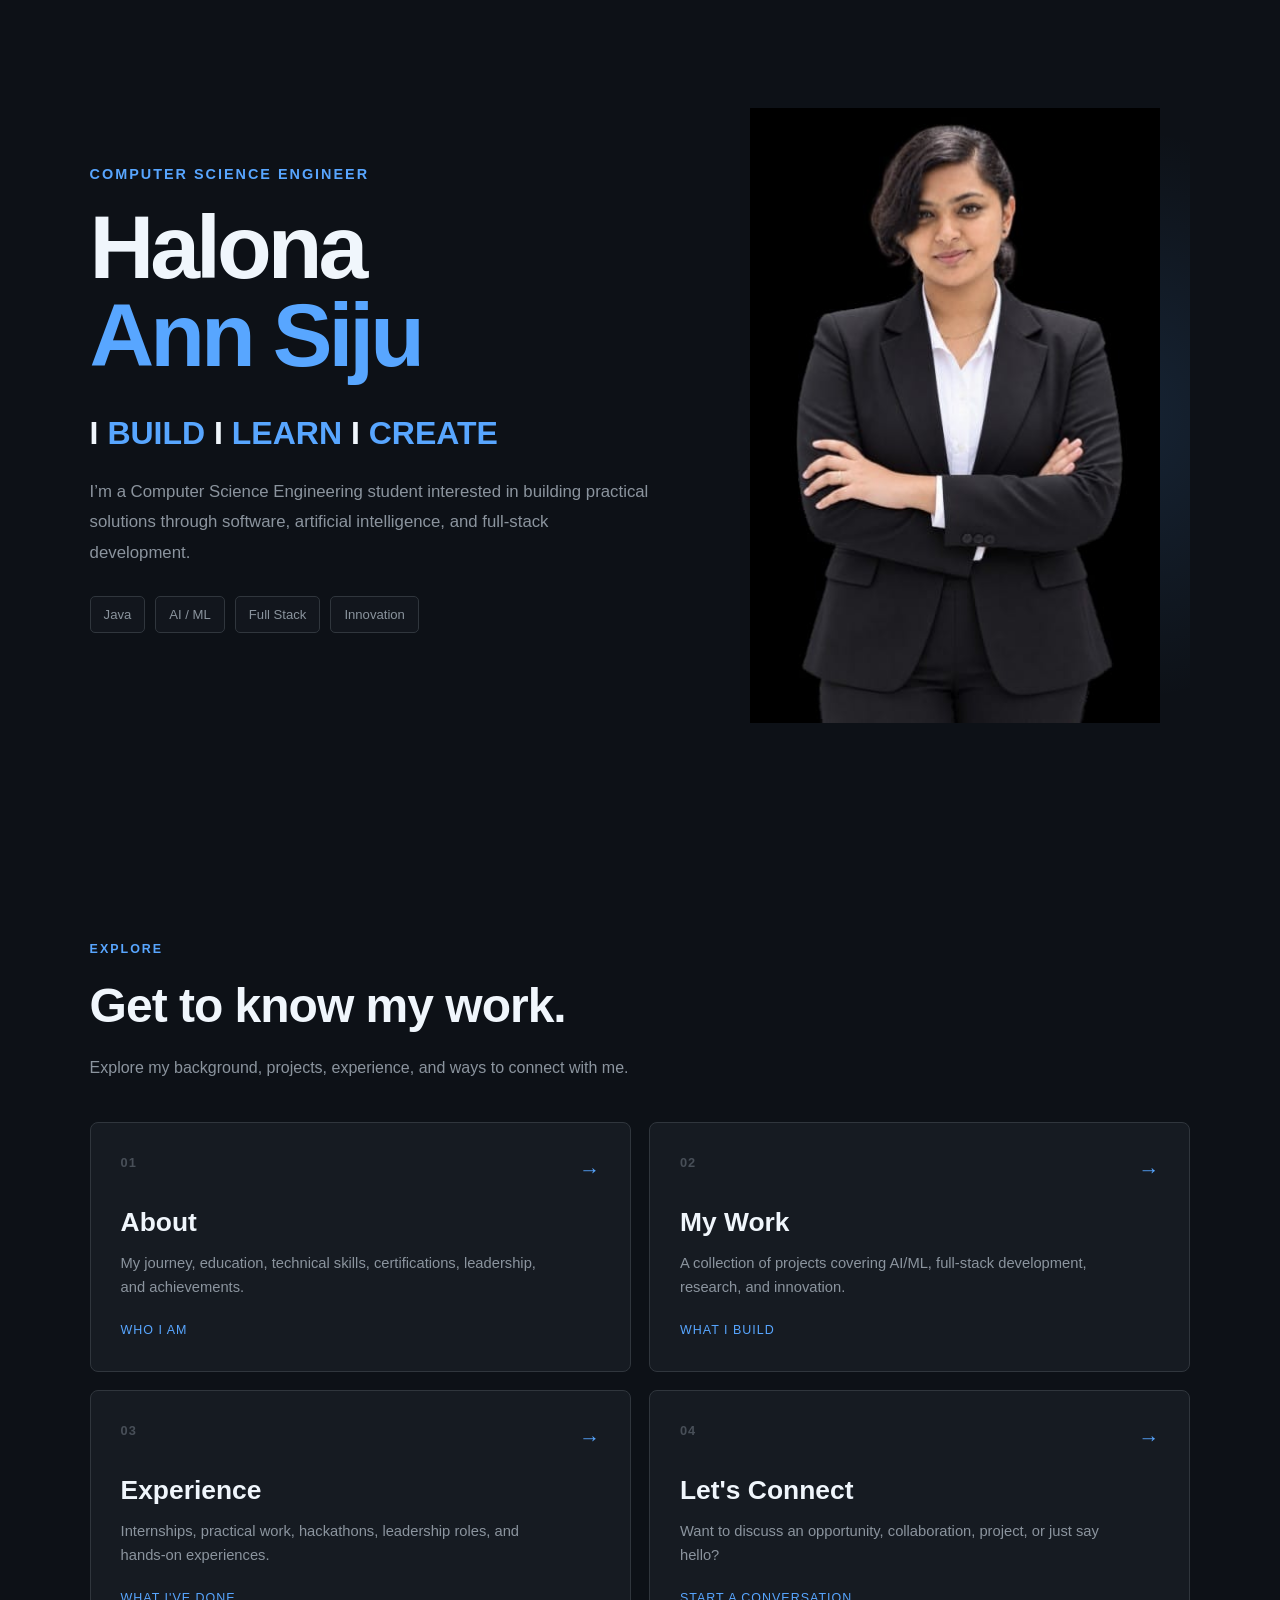
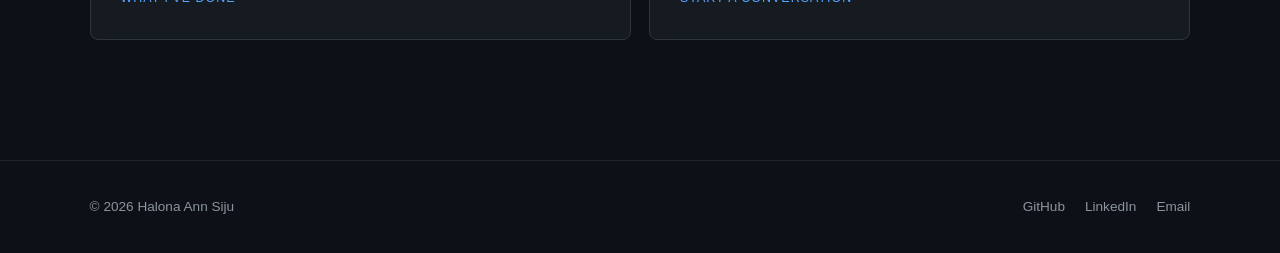
<file: index.html>
﻿<!DOCTYPE html>
<html lang="en">
<head>
    <meta charset="UTF-8">
    <meta name="viewport" content="width=device-width, initial-scale=1.0">

    <title>Halona Ann Siju | Portfolio</title>
    <link rel="icon" type="image/png" href="favicon.png">
    <style>
        * {
            margin: 0;
            padding: 0;
            box-sizing: border-box;
        }

        html {
            scroll-behavior: smooth;
        }

        body {
            font-family:
                -apple-system,
                BlinkMacSystemFont,
                "Segoe UI",
                Helvetica,
                Arial,
                sans-serif;

            background: #0d1117;
            color: #c9d1d9;
            line-height: 1.6;
            min-height: 100vh;
        }

        a {
            color: inherit;
            text-decoration: none;
        }

        /* =========================
           NAVIGATION
        ========================= */

        .navbar {
            position: sticky;
            top: 0;
            z-index: 1000;

            height: 70px;

            display: flex;
            align-items: center;
            justify-content: space-between;

            padding: 0 7%;

            background: rgba(13, 17, 23, 0.88);
            border-bottom: 1px solid #21262d;

            backdrop-filter: blur(12px);
        }

        .nav-logo {
            font-size: 1.05rem;
            font-weight: 700;
            color: #f0f6fc;
            letter-spacing: 0.5px;
        }

        .nav-logo span {
            color: #58a6ff;
        }

        .nav-links {
            display: flex;
            align-items: center;
            gap: 32px;
            list-style: none;
        }

        .nav-links a {
            color: #8b949e;
            font-size: 0.92rem;
            transition: color 0.25s ease;
        }

        .nav-links a:hover {
            color: #58a6ff;
        }

        /* =========================
           MAIN
        ========================= */

        .main-container {
            width: min(1200px, 86%);
            margin: 0 auto;
        }

        /* =========================
           HERO
        ========================= */

        .hero {
            min-height: calc(100vh - 70px);

            display: grid;
            grid-template-columns: minmax(0, 1fr) minmax(350px, 470px);

            align-items: center;
            gap: 70px;

            position: relative;
            overflow: hidden;
        }

        .hero::before {
            content: "";

            position: absolute;
            width: 600px;
            height: 600px;

            right: -220px;
            top: 50%;

            transform: translateY(-50%);

            background: radial-gradient(
                circle,
                rgba(88, 166, 255, 0.13),
                transparent 68%
            );

            pointer-events: none;
        }

        .hero-content {
            position: relative;
            z-index: 2;
        }

        .hero-eyebrow {
            color: #58a6ff;
            font-size: 0.9rem;
            font-weight: 600;

            letter-spacing: 2px;
            text-transform: uppercase;

            margin-bottom: 18px;

            opacity: 0;
            animation: fadeUp 0.8s ease forwards;
        }

        .hero h1 {
            font-size: clamp(3rem, 7vw, 5.8rem);
            line-height: 0.98;

            color: #f0f6fc;

            letter-spacing: -4px;

            margin-bottom: 28px;

            opacity: 0;
            animation: fadeUp 0.8s ease 0.15s forwards;
        }

        .hero h1 span {
            color: #58a6ff;
        }

        .hero-tagline {
            font-size: clamp(1.35rem, 2.5vw, 2rem);

            font-weight: 600;

            color: #f0f6fc;

            margin-bottom: 18px;

            opacity: 0;
            animation: fadeUp 0.8s ease 0.3s forwards;
        }

        .hero-tagline span {
            color: #58a6ff;
        }

        .hero-description {
            max-width: 650px;

            color: #8b949e;

            font-size: 1.05rem;

            line-height: 1.8;

            margin-bottom: 28px;

            opacity: 0;
            animation: fadeUp 0.8s ease 0.45s forwards;
        }

        .hero-flow {
            display: flex;
            flex-wrap: wrap;
            gap: 10px;

            margin-bottom: 34px;

            opacity: 0;
            animation: fadeUp 0.8s ease 0.6s forwards;
        }

        .hero-flow span {
            padding: 7px 13px;

            border: 1px solid #30363d;
            border-radius: 5px;

            color: #8b949e;

            font-size: 0.82rem;

            background: rgba(22, 27, 34, 0.6);
        }

        .hero-buttons {
            display: flex;
            gap: 14px;
            flex-wrap: wrap;

            opacity: 0;
            animation: fadeUp 0.8s ease 0.75s forwards;
        }

        .btn {
            padding: 11px 21px;

            border-radius: 6px;

            font-size: 0.9rem;
            font-weight: 600;

            transition:
                transform 0.25s ease,
                border-color 0.25s ease,
                background 0.25s ease;
        }

        .btn-primary {
            background: #238636;
            color: white;

            border: 1px solid #2ea043;
        }

        .btn-primary:hover {
            background: #2ea043;
            transform: translateY(-2px);
        }

        .btn-secondary {
            background: transparent;
            color: #c9d1d9;

            border: 1px solid #30363d;
        }

        .btn-secondary:hover {
            border-color: #58a6ff;
            color: #58a6ff;

            transform: translateY(-2px);
        }

        /* =========================
           PHOTO
        ========================= */

        .hero-photo {
            display: flex;
            justify-content: center;
            align-items: center;

            position: relative;

            opacity: 0;
            animation: photoReveal 1.2s ease 0.35s forwards;
        }

        .photo-wrapper {
            position: relative;

            width: min(100%, 410px);

            overflow: hidden;
        }

        .photo-wrapper::before {
            content: "";

            position: absolute;

            inset: 7% 4% 3%;

            border: 1px solid rgba(88, 166, 255, 0.5);

            transform: translate(18px, 18px);

            z-index: 0;
        }

        .photo-wrapper::after {
            content: "";

            position: absolute;

            inset: 0;

            background:
                linear-gradient(
                    to bottom,
                    transparent 65%,
                    #0d1117 100%
                );

            pointer-events: none;
        }

        .photo-wrapper img {
            width: 100%;
            display: block;

            position: relative;
            z-index: 1;

            filter: saturate(0.92);

            transition:
                transform 0.5s ease,
                filter 0.5s ease;
        }

        .photo-wrapper:hover img {
            transform: scale(1.025);
            filter: saturate(1);
        }

        /* =========================
           NAVIGATION PANELS
        ========================= */

        .navigation-section {
            padding: 110px 0 120px;
        }

        .section-heading {
            margin-bottom: 42px;
        }

        .section-number {
            color: #58a6ff;

            font-size: 0.78rem;
            font-weight: 700;

            letter-spacing: 2px;
        }

        .section-heading h2 {
            color: #f0f6fc;

            font-size: clamp(2rem, 4vw, 3rem);

            margin-top: 8px;

            letter-spacing: -1px;
        }

        .section-heading p {
            color: #8b949e;

            margin-top: 10px;

            max-width: 600px;
        }

        .navigation-grid {
            display: grid;

            grid-template-columns: repeat(2, 1fr);

            gap: 18px;
        }

        .nav-panel {
            min-height: 250px;

            padding: 30px;

            background: #161b22;

            border: 1px solid #30363d;

            border-radius: 8px;

            display: flex;
            flex-direction: column;
            justify-content: space-between;

            position: relative;
            overflow: hidden;

            transition:
                transform 0.3s ease,
                border-color 0.3s ease,
                background 0.3s ease;
        }

        .nav-panel::before {
            content: "";

            position: absolute;

            left: 0;
            top: 0;

            width: 3px;
            height: 0;

            background: #58a6ff;

            transition: height 0.3s ease;
        }

        .nav-panel:hover {
            transform: translateY(-5px);

            border-color: #58a6ff;

            background: #1b222c;
        }

        .nav-panel:hover::before {
            height: 100%;
        }

        .panel-top {
            display: flex;

            justify-content: space-between;
            align-items: flex-start;
        }

        .panel-number {
            color: #484f58;

            font-size: 0.8rem;
            font-weight: 700;

            letter-spacing: 1px;
        }

        .panel-arrow {
            color: #58a6ff;

            font-size: 1.3rem;

            transform: translateX(0);

            transition: transform 0.3s ease;
        }

        .nav-panel:hover .panel-arrow {
            transform: translateX(7px);
        }

        .nav-panel h3 {
            color: #f0f6fc;

            font-size: 1.65rem;

            margin-bottom: 9px;
        }

        .nav-panel p {
            color: #8b949e;

            font-size: 0.92rem;

            max-width: 430px;
        }

        .panel-label {
            color: #58a6ff;

            font-size: 0.78rem;

            margin-top: 22px;

            text-transform: uppercase;

            letter-spacing: 1px;
        }

        /* =========================
           FOOTER
        ========================= */

        footer {
            border-top: 1px solid #21262d;

            padding: 35px 0;

            color: #8b949e;

            font-size: 0.85rem;
        }

        .footer-content {
            width: min(1200px, 86%);

            margin: auto;

            display: flex;

            justify-content: space-between;
            align-items: center;

            gap: 20px;
        }

        .social-links {
            display: flex;
            gap: 20px;
        }

        .social-links a {
            transition: color 0.25s ease;
        }

        .social-links a:hover {
            color: #58a6ff;
        }

        /* =========================
           ANIMATIONS
        ========================= */

        @keyframes fadeUp {
            from {
                opacity: 0;
                transform: translateY(25px);
            }

            to {
                opacity: 1;
                transform: translateY(0);
            }
        }

        @keyframes photoReveal {
            from {
                opacity: 0;
                transform: translateX(60px);
            }

            to {
                opacity: 1;
                transform: translateX(0);
            }
        }

        /* =========================
           RESPONSIVE
        ========================= */

        @media (max-width: 850px) {

            .navbar {
                padding: 0 5%;
            }

            .nav-links {
                gap: 16px;
            }

            .nav-links a {
                font-size: 0.8rem;
            }

            .hero {
                grid-template-columns: 1fr;

                min-height: auto;

                padding: 90px 0 70px;

                gap: 60px;

                text-align: center;
            }

            .hero-description {
                margin-left: auto;
                margin-right: auto;
            }

            .hero-flow,
            .hero-buttons {
                justify-content: center;
            }

            .hero-photo {
                max-width: 420px;
                margin: auto;
            }
        }

        @media (max-width: 650px) {

            .nav-logo {
                font-size: 0.9rem;
            }

            .nav-links {
                gap: 10px;
            }

            .nav-links a {
                font-size: 0.72rem;
            }

            .main-container {
                width: 90%;
            }

            .hero h1 {
                letter-spacing: -2px;
            }

            .navigation-section {
                padding: 75px 0;
            }

            .navigation-grid {
                grid-template-columns: 1fr;
            }

            .nav-panel {
                min-height: 210px;
            }

            .footer-content {
                width: 90%;

                flex-direction: column;

                text-align: center;
            }
        }

        @media (prefers-reduced-motion: reduce) {

            *,
            *::before,
            *::after {
                animation-duration: 0.01ms !important;
                animation-iteration-count: 1 !important;
                transition-duration: 0.01ms !important;
            }
        }
    </style>
</head>

<body>

    <!-- =========================
         MAIN
    ========================= -->

    <main class="main-container">

        <!-- HERO -->

        <section class="hero">

            <div class="hero-content">

                <div class="hero-eyebrow">
                    Computer Science Engineer
                </div>

                <h1>
                    Halona<br>
                    <span>Ann Siju</span>
                </h1>

                <div class="hero-tagline">
                    I <span>BUILD</span>
                    I <span>LEARN</span>
                    I <span>CREATE</span>
                </div>

                <p class="hero-description">
                    I’m a Computer Science Engineering student interested
                    in building practical solutions through software,
                    artificial intelligence, and full-stack development.
                </p>

                <div class="hero-flow">
                    <span>Java</span>
                    <span>AI / ML</span>
                    <span>Full Stack</span>
                    <span>Innovation</span>
                </div>

            </div>


            <!-- PHOTO -->

            <div class="hero-photo">

                <div class="photo-wrapper">

                    <img
                        src="mypic.jpeg"
                        alt="Portrait of Halona Ann Siju"
                    >

                </div>

            </div>

        </section>


        <!-- =========================
             NAVIGATION PANELS
        ========================= -->

        <section class="navigation-section">

            <div class="section-heading">

                <div class="section-number">
                    EXPLORE
                </div>

                <h2>
                    Get to know my work.
                </h2>

                <p>
                    Explore my background, projects, experience,
                    and ways to connect with me.
                </p>

            </div>


            <div class="navigation-grid">

                <!-- ABOUT -->

                <a href="about.html" class="nav-panel">

                    <div class="panel-top">

                        <span class="panel-number">
                            01
                        </span>

                        <span class="panel-arrow">
                            →
                        </span>

                    </div>

                    <div>

                        <h3>
                            About
                        </h3>

                        <p>
                            My journey, education, technical skills,
                            certifications, leadership, and achievements.
                        </p>

                        <div class="panel-label">
                            Who I am
                        </div>

                    </div>

                </a>


                <!-- PROJECTS -->

                <a href="projects.html" class="nav-panel">

                    <div class="panel-top">

                        <span class="panel-number">
                            02
                        </span>

                        <span class="panel-arrow">
                            →
                        </span>

                    </div>

                    <div>

                        <h3>
                             My Work
                        </h3>

                        <p>
                            A collection of projects covering AI/ML,
                            full-stack development, research, and innovation.
                        </p>

                        <div class="panel-label">
                            What I build
                        </div>

                    </div>

                </a>


                <!-- EXPERIENCE -->

                <a href="experience.html" class="nav-panel">

                    <div class="panel-top">

                        <span class="panel-number">
                            03
                        </span>

                        <span class="panel-arrow">
                            →
                        </span>

                    </div>

                    <div>

                        <h3>
                            Experience
                        </h3>

                        <p>
                            Internships, practical work, hackathons,
                            leadership roles, and hands-on experiences.
                        </p>

                        <div class="panel-label">
                            What I've done
                        </div>

                    </div>

                </a>


                <!-- CONTACT -->

                <a href="contact.html" class="nav-panel">

                    <div class="panel-top">

                        <span class="panel-number">
                            04
                        </span>

                        <span class="panel-arrow">
                            →
                        </span>

                    </div>

                    <div>

                        <h3>
                            Let's Connect
                        </h3>

                        <p>
                            Want to discuss an opportunity, collaboration,
                            project, or just say hello?
                        </p>

                        <div class="panel-label">
                            Start a conversation
                        </div>

                    </div>

                </a>

            </div>

        </section>

    </main>


    <!-- =========================
         FOOTER
    ========================= -->

    <footer>

        <div class="footer-content">

            <div>
                © 2026 Halona Ann Siju
            </div>

            <div class="social-links">

                <a
                    href="https://github.com/halona2005-commits"
                    target="_blank"
                    rel="noopener noreferrer"
                >
                    GitHub
                </a>

                <a
                    href="https://linkedin.com/in/halona-ann-siju"
                    target="_blank"
                    rel="noopener noreferrer"
                >
                    LinkedIn
                </a>

                <a href="mailto:halona2005@gmail.com">
                    Email
                </a>

            </div>

        </div>

    </footer>

</body>
</html>
</file>
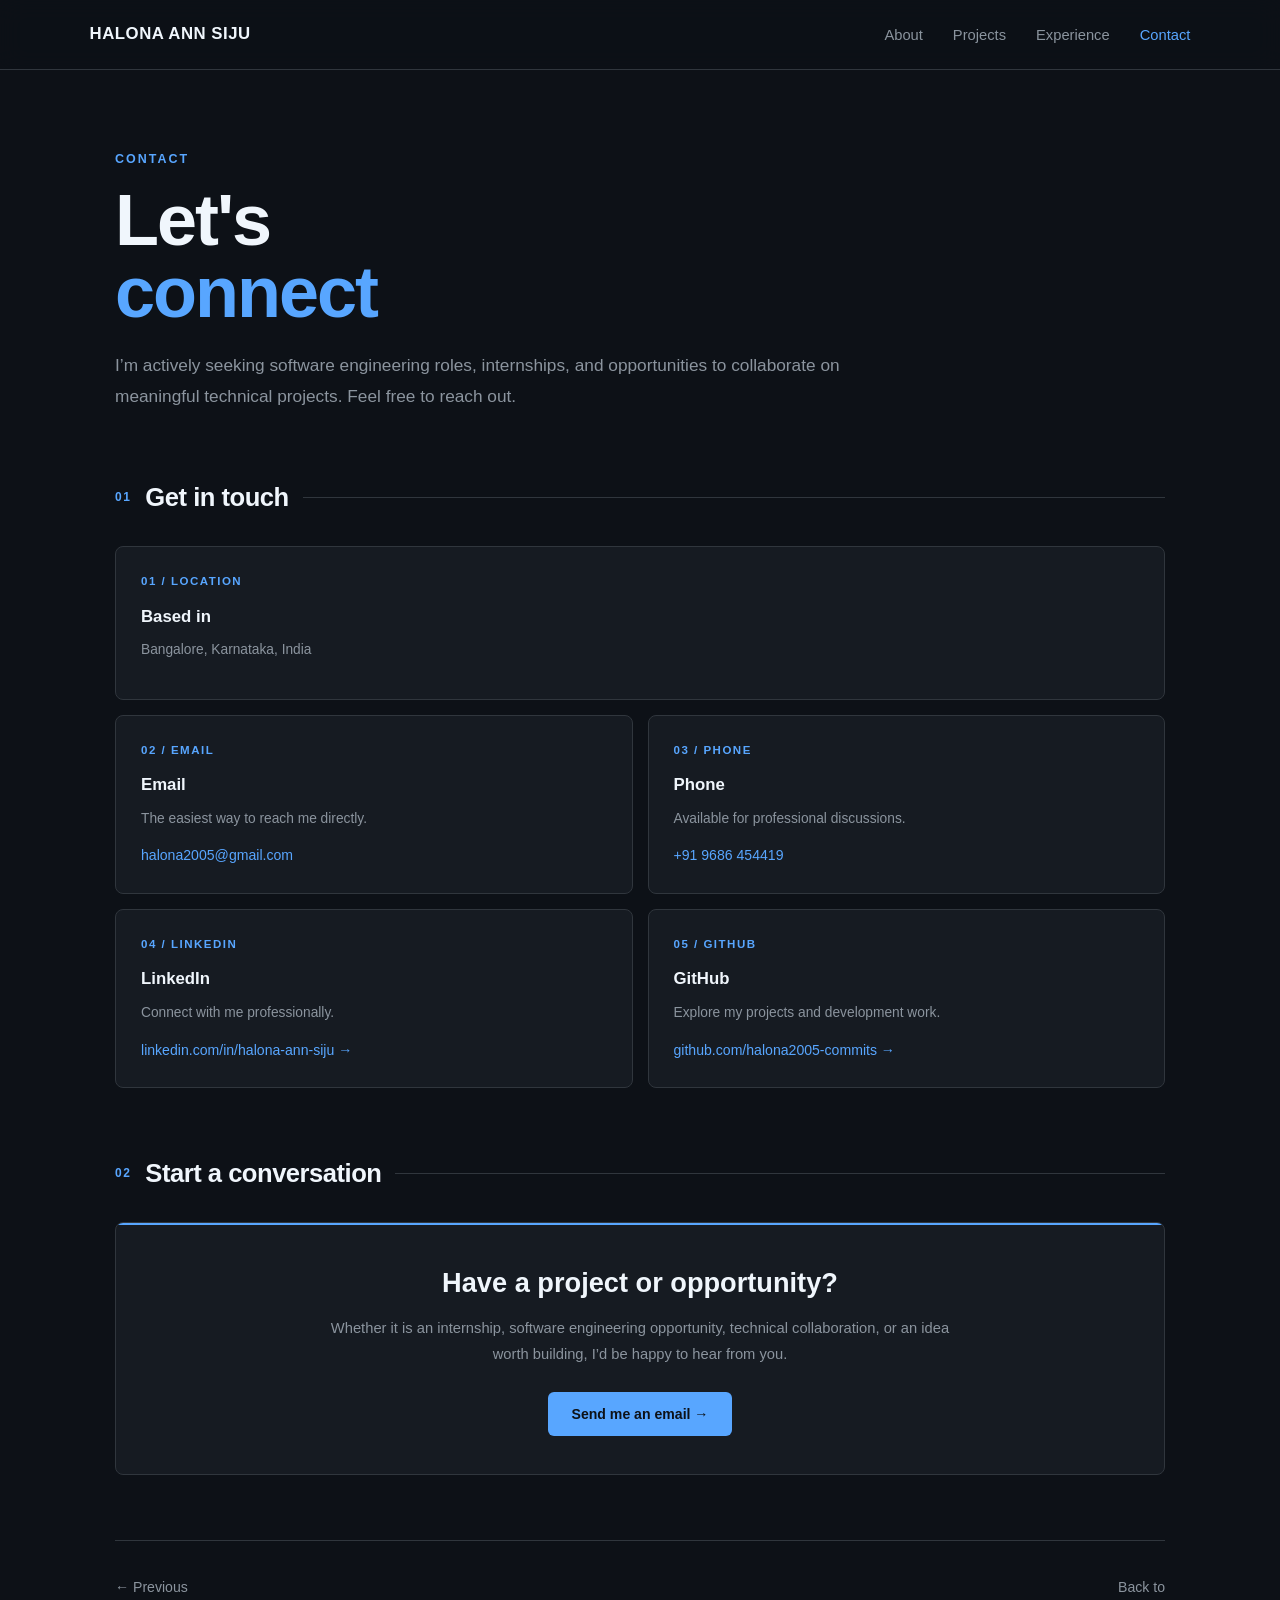
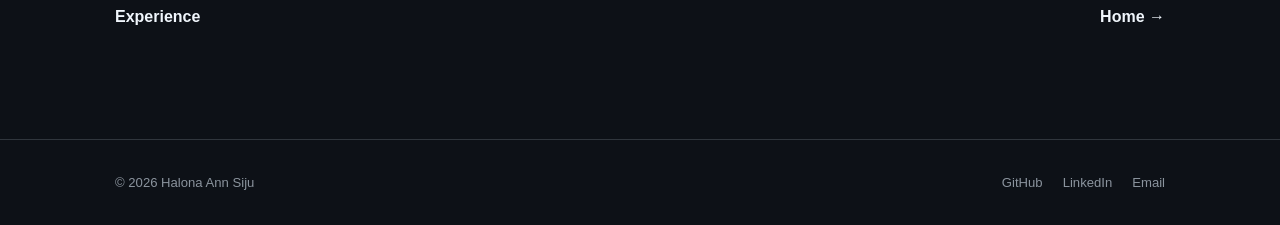
<file: contact.html>
﻿<!DOCTYPE html>
<html lang="en">
<head>
    <meta charset="UTF-8">
    <meta name="viewport" content="width=device-width, initial-scale=1.0">

    <title>Contact | Halona Ann Siju</title>
    <link rel="icon" type="image/png" href="favicon.png">
    <style>

        /* =========================================================
           GLOBAL
        ========================================================= */

        :root {
            --bg-primary: #0d1117;
            --bg-card: #161b22;

            --text-header: #f0f6fc;
            --text-body: #c9d1d9;
            --text-muted: #8b949e;

            --accent-blue: #58a6ff;
            --accent-blue-hover: #79c0ff;

            --border-color: #30363d;

            --font-stack:
                -apple-system,
                BlinkMacSystemFont,
                "Segoe UI",
                Helvetica,
                Arial,
                sans-serif;
        }


        * {
            margin: 0;
            padding: 0;
            box-sizing: border-box;
        }


        html {
            scroll-behavior: smooth;
        }


        body {
            font-family: var(--font-stack);
            background-color: var(--bg-primary);
            color: var(--text-body);
            line-height: 1.6;
        }


        a {
            color: inherit;
            text-decoration: none;
        }


        /* =========================================================
           NAVIGATION
        ========================================================= */

        .navbar {
            position: sticky;
            top: 0;
            z-index: 1000;

            height: 70px;

            display: flex;
            align-items: center;
            justify-content: space-between;

            padding: 0 7%;

            background: rgba(13, 17, 23, 0.92);

            border-bottom: 1px solid var(--border-color);

            backdrop-filter: blur(12px);
        }


        .nav-logo {
            font-size: 1.05rem;
            font-weight: 700;

            color: var(--text-header);

            letter-spacing: 0.5px;

            white-space: nowrap;

            transition: color 0.25s ease;
        }


        .nav-logo:hover {
            color: var(--accent-blue);
        }


        .nav-links {
            display: flex;
            align-items: center;

            gap: 30px;

            list-style: none;
        }


        .nav-links a {
            color: var(--text-muted);

            font-size: 0.92rem;

            transition: color 0.25s ease;
        }


        .nav-links a:hover {
            color: var(--text-header);
        }


        .nav-links a.active {
            color: var(--accent-blue);
        }


        /* =========================================================
           PAGE CONTAINER
        ========================================================= */

        .container {
            width: min(1050px, 86%);

            margin: 0 auto;

            padding: 80px 0 110px;
        }


        /* =========================================================
           PAGE HEADER
        ========================================================= */

        .page-header {
            margin-bottom: 65px;

            max-width: 760px;
        }


        .page-number {
            color: var(--accent-blue);

            font-size: 0.78rem;

            font-weight: 700;

            letter-spacing: 2px;

            text-transform: uppercase;

            margin-bottom: 14px;
        }


        .page-header h1 {
            color: var(--text-header);

            font-size: clamp(2.8rem, 6vw, 4.5rem);

            line-height: 1;

            letter-spacing: -2px;

            margin-bottom: 22px;
        }


        .page-header h1 span {
            color: var(--accent-blue);
        }


        .page-header p {
            color: var(--text-muted);

            font-size: 1.08rem;

            line-height: 1.8;
        }


        /* =========================================================
           SECTION
        ========================================================= */

        .section {
            margin-bottom: 65px;
        }


        .section-header {
            display: flex;

            align-items: center;

            gap: 14px;

            margin-bottom: 28px;
        }


        .section-number {
            color: var(--accent-blue);

            font-size: 0.75rem;

            font-weight: 700;

            letter-spacing: 1.5px;
        }


        .section-header h2 {
            color: var(--text-header);

            font-size: 1.6rem;

            letter-spacing: -0.5px;

            white-space: nowrap;
        }


        .section-line {
            height: 1px;

            flex: 1;

            background: var(--border-color);
        }


        /* =========================================================
           CONTACT GRID
        ========================================================= */

        .contact-grid {
            display: grid;

            grid-template-columns: repeat(2, 1fr);

            gap: 15px;
        }


        /* =========================================================
           CONTACT CARD
        ========================================================= */

        .contact-card {
            background: var(--bg-card);

            border: 1px solid var(--border-color);

            border-radius: 8px;

            padding: 25px;

            position: relative;

            overflow: hidden;

            transition:
                border-color 0.25s ease,
                transform 0.25s ease;
        }


        .contact-card::before {
            content: "";

            position: absolute;

            left: 0;
            top: 0;

            width: 3px;
            height: 100%;

            background: var(--accent-blue);

            opacity: 0;

            transition: opacity 0.25s ease;
        }


        .contact-card:hover {
            border-color: var(--accent-blue);

            transform: translateY(-3px);
        }


        .contact-card:hover::before {
            opacity: 1;
        }


        /* =========================================================
           CONTACT CARD CONTENT
        ========================================================= */

        .contact-card-number {
            color: var(--accent-blue);

            font-size: 0.72rem;

            font-weight: 700;

            letter-spacing: 1.5px;

            margin-bottom: 13px;
        }


        .contact-card h3 {
            color: var(--text-header);

            font-size: 1.05rem;

            margin-bottom: 8px;
        }


        .contact-card p {
            color: var(--text-muted);

            font-size: 0.86rem;

            line-height: 1.7;

            margin-bottom: 12px;
        }


        .contact-link {
            display: inline-block;

            color: var(--accent-blue);

            font-size: 0.88rem;

            font-weight: 500;

            word-break: break-word;

            transition: color 0.2s ease;
        }


        .contact-link:hover {
            color: var(--accent-blue-hover);

            text-decoration: underline;
        }


        /* =========================================================
           LOCATION CARD
        ========================================================= */

        .location-card {
            grid-column: span 2;
        }


        /* =========================================================
           CTA
        ========================================================= */

        .cta {
            background: var(--bg-card);

            border: 1px solid var(--border-color);

            border-radius: 8px;

            padding: 38px;

            text-align: center;

            position: relative;

            overflow: hidden;
        }


        .cta::before {
            content: "";

            position: absolute;

            top: 0;
            left: 0;

            width: 100%;
            height: 2px;

            background: var(--accent-blue);
        }


        .cta h2 {
            color: var(--text-header);

            font-size: 1.7rem;

            margin-bottom: 10px;
        }


        .cta p {
            color: var(--text-muted);

            max-width: 650px;

            margin: 0 auto 24px;

            font-size: 0.92rem;

            line-height: 1.8;
        }


        .cta-button {
            display: inline-block;

            background: var(--accent-blue);

            color: var(--bg-primary);

            padding: 11px 24px;

            border-radius: 6px;

            font-size: 0.88rem;

            font-weight: 700;

            transition:
                background-color 0.2s ease,
                transform 0.2s ease;
        }


        .cta-button:hover {
            background: var(--accent-blue-hover);

            transform: translateY(-2px);
        }


        /* =========================================================
           PAGE NAVIGATION
        ========================================================= */

        .page-navigation {
            border-top: 1px solid var(--border-color);

            padding-top: 35px;

            display: flex;

            justify-content: space-between;

            gap: 20px;
        }


        .page-nav-link {
            color: var(--text-muted);

            font-size: 0.88rem;

            transition: color 0.2s ease;
        }


        .page-nav-link:hover {
            color: var(--accent-blue);
        }


        .page-nav-link strong {
            display: block;

            color: var(--text-header);

            font-size: 1rem;

            margin-top: 5px;
        }


        /* =========================================================
           FOOTER
        ========================================================= */

        footer {
            border-top: 1px solid var(--border-color);

            padding: 32px 0;

            color: var(--text-muted);

            font-size: 0.82rem;
        }


        .footer-content {
            width: min(1050px, 86%);

            margin: auto;

            display: flex;

            justify-content: space-between;

            align-items: center;

            gap: 20px;
        }


        .social-links {
            display: flex;

            gap: 20px;
        }


        .social-links a {
            transition: color 0.2s ease;
        }


        .social-links a:hover {
            color: var(--accent-blue);
        }


        /* =========================================================
           ANIMATION
        ========================================================= */

        .page-header,
        .section {
            animation: fadeUp 0.7s ease both;
        }


        .section:nth-child(2) {
            animation-delay: 0.08s;
        }


        .section:nth-child(3) {
            animation-delay: 0.16s;
        }


        @keyframes fadeUp {

            from {
                opacity: 0;

                transform: translateY(18px);
            }

            to {
                opacity: 1;

                transform: translateY(0);
            }

        }


        /* =========================================================
           RESPONSIVE
        ========================================================= */

        @media (max-width: 800px) {

            .navbar {
                padding: 0 5%;
            }


            .nav-links {
                gap: 15px;
            }


            .nav-links a {
                font-size: 0.8rem;
            }


            .container {
                width: 90%;

                padding-top: 60px;
            }


            .contact-grid {
                grid-template-columns: 1fr;
            }


            .location-card {
                grid-column: span 1;
            }

        }


        @media (max-width: 600px) {

            .navbar {
                height: auto;

                min-height: 70px;

                flex-wrap: wrap;

                gap: 10px;

                padding-top: 15px;

                padding-bottom: 15px;
            }


            .nav-logo {
                font-size: 0.85rem;
            }


            .nav-links {
                gap: 9px;
            }


            .nav-links a {
                font-size: 0.7rem;
            }


            .section {
                margin-bottom: 55px;
            }


            .section-header h2 {
                font-size: 1.25rem;
            }


            .contact-card {
                padding: 22px;
            }


            .cta {
                padding: 30px 22px;
            }


            .page-navigation {
                flex-direction: column;
            }


            .page-navigation .page-nav-link:last-child {
                text-align: left !important;
            }


            .footer-content {
                width: 90%;

                flex-direction: column;

                text-align: center;
            }

        }

    </style>
</head>


<body>

    <!-- =========================================================
         NAVIGATION
    ========================================================= -->

    <nav class="navbar">

        <a href="index.html" class="nav-logo">
            HALONA ANN SIJU
        </a>


        <ul class="nav-links">

            <li>
                <a href="about.html">
                    About
                </a>
            </li>


            <li>
                <a href="projects.html">
                    Projects
                </a>
            </li>


            <li>
                <a href="experience.html">
                    Experience
                </a>
            </li>


            <li>
                <a href="contact.html" class="active">
                    Contact
                </a>
            </li>

        </ul>

    </nav>


    <!-- =========================================================
         MAIN CONTENT
    ========================================================= -->

    <main class="container">


        <!-- =====================================================
             PAGE HEADER
        ===================================================== -->

        <header class="page-header">

            <div class="page-number">
                 CONTACT
            </div>


            <h1>
                Let's<br>
                <span>connect</span>
            </h1>


            <p>
                I’m actively seeking software engineering roles,
                internships, and opportunities to collaborate on
                meaningful technical projects. Feel free to reach out.
            </p>

        </header>


        <!-- =====================================================
             CONTACT DETAILS
        ===================================================== -->

        <section class="section">

            <div class="section-header">

                <div class="section-number">
                    01
                </div>


                <h2>
                    Get in touch
                </h2>


                <div class="section-line"></div>

            </div>


            <div class="contact-grid">


                <!-- LOCATION -->

                <article class="contact-card location-card">

                    <div class="contact-card-number">
                        01 / LOCATION
                    </div>


                    <h3>
                        Based in
                    </h3>


                    <p>
                        Bangalore, Karnataka, India
                    </p>

                </article>


                <!-- EMAIL -->

                <article class="contact-card">

                    <div class="contact-card-number">
                        02 / EMAIL
                    </div>


                    <h3>
                        Email
                    </h3>


                    <p>
                        The easiest way to reach me directly.
                    </p>


                    <a href="mailto:halona2005@gmail.com" class="contact-link">
                        halona2005@gmail.com
                    </a>

                </article>


                <!-- PHONE -->

                <article class="contact-card">

                    <div class="contact-card-number">
                        03 / PHONE
                    </div>


                    <h3>
                        Phone
                    </h3>


                    <p>
                        Available for professional discussions.
                    </p>


                    <a
                        href="tel:+919686454419"
                        class="contact-link"
                    >
                        +91 9686 454419
                    </a>

                </article>


                <!-- LINKEDIN -->

                <article class="contact-card">

                    <div class="contact-card-number">
                        04 / LINKEDIN
                    </div>


                    <h3>
                        LinkedIn
                    </h3>


                    <p>
                        Connect with me professionally.
                    </p>


                    <a
                        href="https://linkedin.com/in/halona-ann-siju"
                        target="_blank"
                        rel="noopener noreferrer"
                        class="contact-link"
                    >
                        linkedin.com/in/halona-ann-siju →
                    </a>

                </article>


                <!-- GITHUB -->

                <article class="contact-card">

                    <div class="contact-card-number">
                        05 / GITHUB
                    </div>


                    <h3>
                        GitHub
                    </h3>


                    <p>
                        Explore my projects and development work.
                    </p>


                    <a
                        href="https://github.com/halona2005-commits"
                        target="_blank"
                        rel="noopener noreferrer"
                        class="contact-link"
                    >
                        github.com/halona2005-commits →
                    </a>

                </article>

            </div>

        </section>


        <!-- =====================================================
             CTA
        ===================================================== -->

        <section class="section">

            <div class="section-header">

                <div class="section-number">
                    02
                </div>


                <h2>
                    Start a conversation
                </h2>


                <div class="section-line"></div>

            </div>


            <div class="cta">

                <h2>
                    Have a project or opportunity?
                </h2>


                <p>
                    Whether it is an internship, software engineering
                    opportunity, technical collaboration, or an idea
                    worth building, I’d be happy to hear from you.
                </p>


                <a
                    href="https://mail.google.com/mail/?view=cm&fs=1&to=halona2005@gmail.com"
                    target="_blank"
                    rel="noopener noreferrer"
                    class="cta-button"
                >
                    Send me an email →
                </a>

            </div>

        </section>


        <!-- =====================================================
             PAGE NAVIGATION
        ===================================================== -->

        <div class="page-navigation">


            <a
                href="experience.html"
                class="page-nav-link"
            >

                ← Previous

                <strong>
                    Experience
                </strong>

            </a>


            <a
                href="index.html"
                class="page-nav-link"
                style="text-align: right;"
            >

                Back to

                <strong>
                    Home →
                </strong>

            </a>


        </div>

    </main>


    <!-- =========================================================
         FOOTER
    ========================================================= -->

    <footer>

        <div class="footer-content">


            <div>
                © 2026 Halona Ann Siju
            </div>


            <div class="social-links">

                <a
                    href="https://github.com/halona2005-commits"
                    target="_blank"
                    rel="noopener noreferrer"
                >
                    GitHub
                </a>


                <a
                    href="https://linkedin.com/in/halona-ann-siju"
                    target="_blank"
                    rel="noopener noreferrer"
                >
                    LinkedIn
                </a>


                <a href="mailto:halona2005@gmail.com">
                    Email
                </a>

            </div>

        </div>

    </footer>

</body>
</html>
</file>
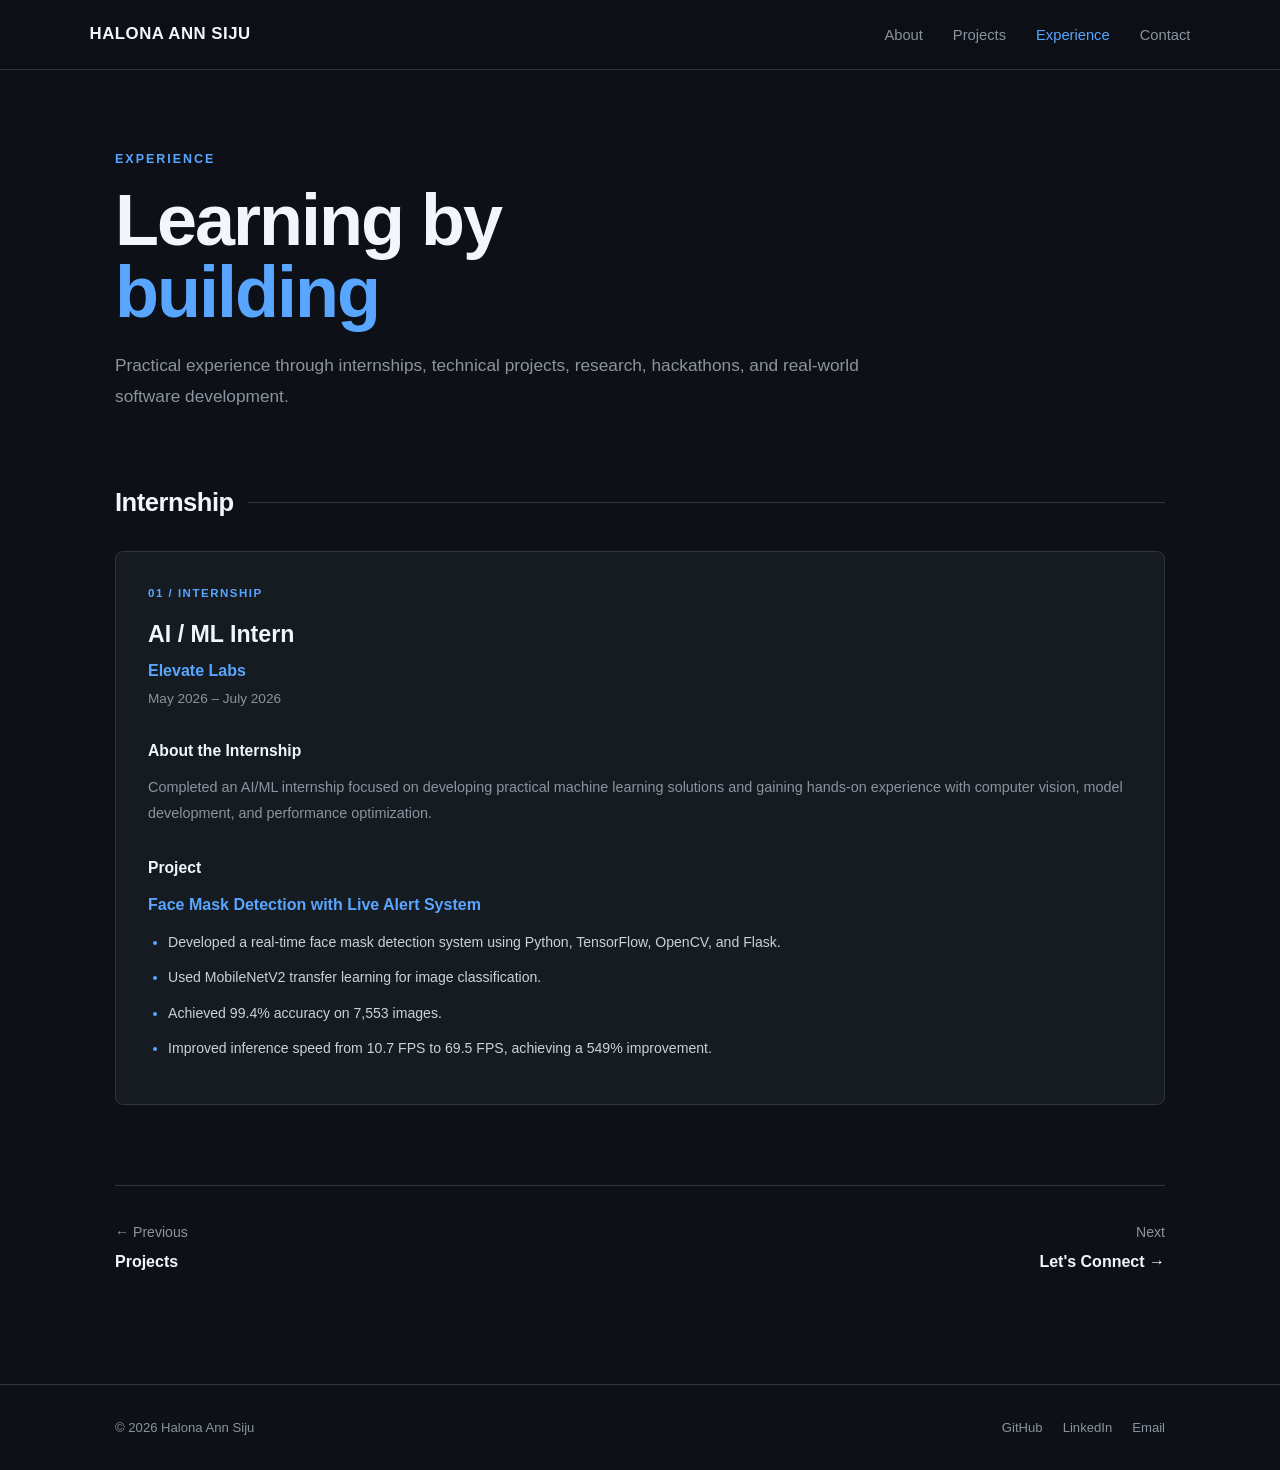
<file: experience.html>
<!DOCTYPE html>
<html lang="en">
<head>
    <meta charset="UTF-8">
    <meta name="viewport" content="width=device-width, initial-scale=1.0">

    <title>Experience | Halona Ann Siju</title>
    <link rel="icon" type="image/png" href="favicon.png">
    <style>

        /* =========================================================
           GLOBAL
        ========================================================= */

        :root {
            --bg-primary: #0d1117;
            --bg-card: #161b22;

            --text-header: #f0f6fc;
            --text-body: #c9d1d9;
            --text-muted: #8b949e;

            --accent-blue: #58a6ff;
            --accent-blue-hover: #79c0ff;

            --border-color: #30363d;

            --font-stack:
                -apple-system,
                BlinkMacSystemFont,
                "Segoe UI",
                Helvetica,
                Arial,
                sans-serif;
        }


        * {
            margin: 0;
            padding: 0;
            box-sizing: border-box;
        }


        html {
            scroll-behavior: smooth;
        }


        body {
            font-family: var(--font-stack);
            background-color: var(--bg-primary);
            color: var(--text-body);
            line-height: 1.6;
        }


        a {
            color: inherit;
            text-decoration: none;
        }


        /* =========================================================
           NAVIGATION
        ========================================================= */

        .navbar {
            position: sticky;
            top: 0;
            z-index: 1000;

            height: 70px;

            display: flex;
            align-items: center;
            justify-content: space-between;

            padding: 0 7%;

            background: rgba(13, 17, 23, 0.92);

            border-bottom: 1px solid var(--border-color);

            backdrop-filter: blur(12px);
        }


        .nav-logo {
            font-size: 1.05rem;
            font-weight: 700;

            color: var(--text-header);

            letter-spacing: 0.5px;

            white-space: nowrap;

            transition: color 0.25s ease;
        }


        .nav-logo:hover {
            color: var(--accent-blue);
        }


        .nav-links {
            display: flex;
            align-items: center;

            gap: 30px;

            list-style: none;
        }


        .nav-links a {
            color: var(--text-muted);

            font-size: 0.92rem;

            transition: color 0.25s ease;
        }


        .nav-links a:hover {
            color: var(--text-header);
        }


        .nav-links a.active {
            color: var(--accent-blue);
        }


        /* =========================================================
           PAGE CONTAINER
        ========================================================= */

        .container {
            width: min(1050px, 86%);

            margin: 0 auto;

            padding: 80px 0 110px;
        }


        /* =========================================================
           PAGE HEADER
        ========================================================= */

        .page-header {
            margin-bottom: 70px;

            max-width: 760px;
        }


        .page-number {
            color: var(--accent-blue);

            font-size: 0.78rem;

            font-weight: 700;

            letter-spacing: 2px;

            text-transform: uppercase;

            margin-bottom: 14px;
        }


        .page-header h1 {
            color: var(--text-header);

            font-size: clamp(2.8rem, 6vw, 4.5rem);

            line-height: 1;

            letter-spacing: -2px;

            margin-bottom: 22px;
        }


        .page-header h1 span {
            color: var(--accent-blue);
        }


        .page-header p {
            color: var(--text-muted);

            font-size: 1.08rem;

            line-height: 1.8;
        }


        /* =========================================================
           SECTION
        ========================================================= */

        .section {
            margin-bottom: 80px;
        }


        .section-header {
            display: flex;

            align-items: center;

            gap: 14px;

            margin-bottom: 28px;
        }


        .section-number {
            color: var(--accent-blue);

            font-size: 0.75rem;

            font-weight: 700;

            letter-spacing: 1.5px;
        }


        .section-header h2 {
            color: var(--text-header);

            font-size: 1.6rem;

            letter-spacing: -0.5px;

            white-space: nowrap;
        }


        .section-line {
            height: 1px;

            flex: 1;

            background: var(--border-color);
        }


        /* =========================================================
           EXPERIENCE CARD
        ========================================================= */

        .experience-card {
            background: var(--bg-card);

            border: 1px solid var(--border-color);

            border-radius: 8px;

            padding: 32px;

            position: relative;

            overflow: hidden;

            transition:
                border-color 0.25s ease,
                transform 0.25s ease;
        }


        .experience-card::before {
            content: "";

            position: absolute;

            left: 0;
            top: 0;

            width: 3px;
            height: 100%;

            background: var(--accent-blue);

            opacity: 0;

            transition: opacity 0.25s ease;
        }


        .experience-card:hover {
            border-color: var(--accent-blue);

            transform: translateY(-3px);
        }


        .experience-card:hover::before {
            opacity: 1;
        }


        /* =========================================================
           EXPERIENCE HEADER
        ========================================================= */

        .experience-number {
            color: var(--accent-blue);

            font-size: 0.72rem;

            font-weight: 700;

            letter-spacing: 1.5px;

            margin-bottom: 13px;
        }


        .experience-title {
            color: var(--text-header);

            font-size: 1.45rem;

            margin-bottom: 5px;
        }


        .experience-company {
            color: var(--accent-blue);

            font-size: 1rem;

            font-weight: 600;

            margin-bottom: 5px;
        }


        .experience-duration {
            color: var(--text-muted);

            font-size: 0.85rem;

            margin-bottom: 28px;
        }


        /* =========================================================
           EXPERIENCE CONTENT
        ========================================================= */

        .experience-section {
            margin-top: 28px;
        }


        .experience-section:first-of-type {
            margin-top: 0;
        }


        .experience-section-title {
            color: var(--text-header);

            font-size: 0.98rem;

            margin-bottom: 12px;
        }


        .experience-section p {
            color: var(--text-muted);

            font-size: 0.9rem;

            line-height: 1.8;
        }


        /* =========================================================
           PROJECT
        ========================================================= */

        .project-name {
            color: var(--accent-blue);

            font-size: 1rem;

            font-weight: 600;

            margin-bottom: 12px;
        }


        .experience-list {
            padding-left: 20px;

            color: var(--text-body);

            font-size: 0.88rem;
        }


        .experience-list li {
            margin-bottom: 11px;

            line-height: 1.75;
        }


        .experience-list li::marker {
            color: var(--accent-blue);
        }


        /* =========================================================
           TECHNOLOGIES
        ========================================================= */

        .tags {
            display: flex;

            flex-wrap: wrap;

            gap: 9px;

            margin-top: 15px;
        }


        .tag {
            background: var(--bg-primary);

            color: var(--text-body);

            padding: 6px 11px;

            border-radius: 5px;

            font-size: 0.75rem;

            border: 1px solid var(--border-color);

            transition:
                color 0.2s ease,
                border-color 0.2s ease;
        }


        .tag:hover {
            color: var(--accent-blue);

            border-color: var(--accent-blue);
        }


        /* =========================================================
           EXPERIENCE HIGHLIGHTS
        ========================================================= */

        .highlight-grid {
            display: grid;

            grid-template-columns: repeat(3, 1fr);

            gap: 15px;
        }


        .highlight-card {
            background: var(--bg-card);

            border: 1px solid var(--border-color);

            border-radius: 8px;

            padding: 22px;

            transition:
                border-color 0.25s ease,
                transform 0.25s ease;
        }


        .highlight-card:hover {
            border-color: var(--accent-blue);

            transform: translateY(-3px);
        }


        .highlight-number {
            color: var(--accent-blue);

            font-size: 1.5rem;

            font-weight: 700;

            margin-bottom: 7px;
        }


        .highlight-card h3 {
            color: var(--text-header);

            font-size: 0.95rem;

            margin-bottom: 6px;
        }


        .highlight-card p {
            color: var(--text-muted);

            font-size: 0.8rem;

            line-height: 1.6;
        }


        /* =========================================================
           PAGE NAVIGATION
        ========================================================= */

        .page-navigation {
            border-top: 1px solid var(--border-color);

            padding-top: 35px;

            display: flex;

            justify-content: space-between;

            gap: 20px;
        }


        .page-nav-link {
            color: var(--text-muted);

            font-size: 0.88rem;

            transition: color 0.2s ease;
        }


        .page-nav-link:hover {
            color: var(--accent-blue);
        }


        .page-nav-link strong {
            display: block;

            color: var(--text-header);

            font-size: 1rem;

            margin-top: 5px;
        }


        /* =========================================================
           FOOTER
        ========================================================= */

        footer {
            border-top: 1px solid var(--border-color);

            padding: 32px 0;

            color: var(--text-muted);

            font-size: 0.82rem;
        }


        .footer-content {
            width: min(1050px, 86%);

            margin: auto;

            display: flex;

            justify-content: space-between;

            align-items: center;

            gap: 20px;
        }


        .social-links {
            display: flex;

            gap: 20px;
        }


        .social-links a {
            transition: color 0.2s ease;
        }


        .social-links a:hover {
            color: var(--accent-blue);
        }


        /* =========================================================
           ANIMATION
        ========================================================= */

        .page-header,
        .section {
            animation: fadeUp 0.7s ease both;
        }


        .section:nth-child(2) {
            animation-delay: 0.08s;
        }


        .section:nth-child(3) {
            animation-delay: 0.16s;
        }


        @keyframes fadeUp {

            from {
                opacity: 0;

                transform: translateY(18px);
            }

            to {
                opacity: 1;

                transform: translateY(0);
            }

        }


        /* =========================================================
           RESPONSIVE
        ========================================================= */

        @media (max-width: 800px) {

            .navbar {
                padding: 0 5%;
            }


            .nav-links {
                gap: 15px;
            }


            .nav-links a {
                font-size: 0.8rem;
            }


            .container {
                width: 90%;

                padding-top: 60px;
            }


            .highlight-grid {
                grid-template-columns: 1fr;
            }

        }


        @media (max-width: 600px) {

            .navbar {
                height: auto;

                min-height: 70px;

                flex-wrap: wrap;

                gap: 10px;

                padding-top: 15px;

                padding-bottom: 15px;
            }


            .nav-logo {
                font-size: 0.85rem;
            }


            .nav-links {
                gap: 9px;
            }


            .nav-links a {
                font-size: 0.7rem;
            }


            .experience-card {
                padding: 24px;
            }


            .section {
                margin-bottom: 60px;
            }


            .section-header h2 {
                font-size: 1.25rem;
            }


            .footer-content {
                width: 90%;

                flex-direction: column;

                text-align: center;
            }

        }

    </style>
</head>


<body>

    <!-- =========================================================
         NAVIGATION
    ========================================================= -->

    <nav class="navbar">

        <a href="index.html" class="nav-logo">
            HALONA ANN SIJU
        </a>


        <ul class="nav-links">

            <li>
                <a href="about.html">
                    About
                </a>
            </li>


            <li>
                <a href="projects.html">
                    Projects
                </a>
            </li>


            <li>
                <a href="experience.html" class="active">
                    Experience
                </a>
            </li>


            <li>
                <a href="contact.html">
                    Contact
                </a>
            </li>

        </ul>

    </nav>


    <!-- =========================================================
         MAIN CONTENT
    ========================================================= -->

    <main class="container">


        <!-- =====================================================
             PAGE HEADER
        ===================================================== -->

        <header class="page-header">

            <div class="page-number">
               EXPERIENCE
            </div>


            <h1>
                Learning by<br>
                <span>building</span>
            </h1>


            <p>
                Practical experience through internships,
                technical projects, research, hackathons,
                and real-world software development.
            </p>

        </header>


        <!-- =====================================================
             INTERNSHIP
        ===================================================== -->

        <section class="section">

            <div class="section-header">

            
                <h2>
                    Internship
                </h2>


                <div class="section-line"></div>

            </div>


            <article class="experience-card">


                <div class="experience-number">
                    01 / INTERNSHIP
                </div>


                <h2 class="experience-title">
                    AI / ML Intern
                </h2>


                <div class="experience-company">
                    Elevate Labs
                </div>


                <div class="experience-duration">
                    May 2026 – July 2026
                </div>


                <!-- ABOUT -->

                <div class="experience-section">

                    <h3 class="experience-section-title">
                        About the Internship
                    </h3>


                    <p>
                        Completed an AI/ML internship focused on
                        developing practical machine learning
                        solutions and gaining hands-on experience
                        with computer vision, model development,
                        and performance optimization.
                    </p>

                </div>


                <!-- PROJECT -->

                <div class="experience-section">

                    <h3 class="experience-section-title">
                        Project
                    </h3>


                    <div class="project-name">
                        Face Mask Detection with Live Alert System
                    </div>


                    <ul class="experience-list">

                        <li>
                            Developed a real-time face mask detection
                            system using Python, TensorFlow, OpenCV,
                            and Flask.
                        </li>


                        <li>
                            Used MobileNetV2 transfer learning for
                            image classification.
                        </li>


                        <li>
                            Achieved 99.4% accuracy on 7,553 images.
                        </li>


                        <li>
                            Improved inference speed from 10.7 FPS
                            to 69.5 FPS, achieving a 549% improvement.
                        </li>

                    </ul>

                </div>
            </article>
        </section>


        <!-- =====================================================
             PAGE NAVIGATION
        ===================================================== -->

        <div class="page-navigation">


            <a
                href="projects.html"
                class="page-nav-link"
            >

                ← Previous

                <strong>
                    Projects
                </strong>

            </a>


            <a
                href="contact.html"
                class="page-nav-link"
                style="text-align: right;"
            >

                Next

                <strong>
                    Let's Connect →
                </strong>

            </a>


        </div>

    </main>


    <!-- =========================================================
         FOOTER
    ========================================================= -->

    <footer>

        <div class="footer-content">


            <div>
                © 2026 Halona Ann Siju
            </div>


            <div class="social-links">


                <a
                    href="https://github.com/halona2005-commits"
                    target="_blank"
                    rel="noopener noreferrer"
                >
                    GitHub
                </a>


                <a
                    href="https://linkedin.com/in/halona-ann-siju"
                    target="_blank"
                    rel="noopener noreferrer"
                >
                    LinkedIn
                </a>


                <a href="mailto:halona2005@gmail.com">
                    Email
                </a>

            </div>

        </div>

    </footer>

</body>
</html>
</file>
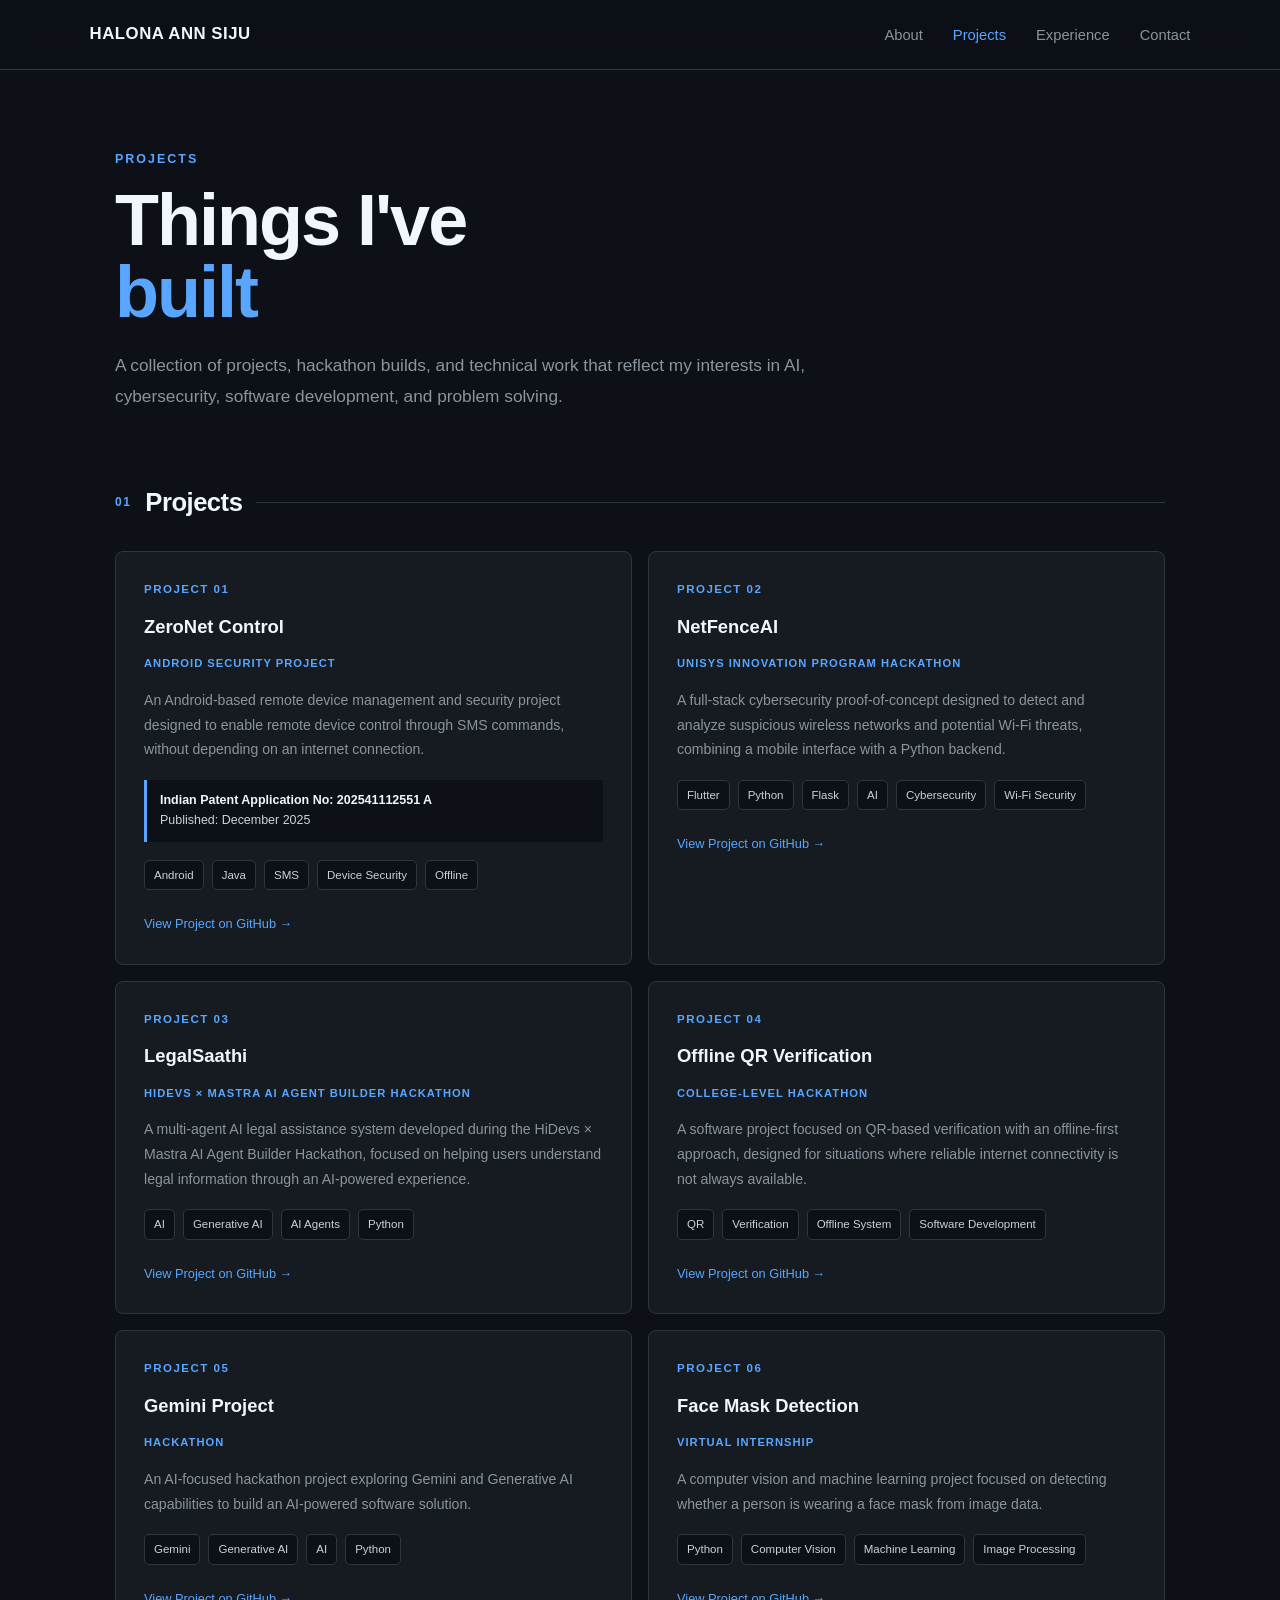
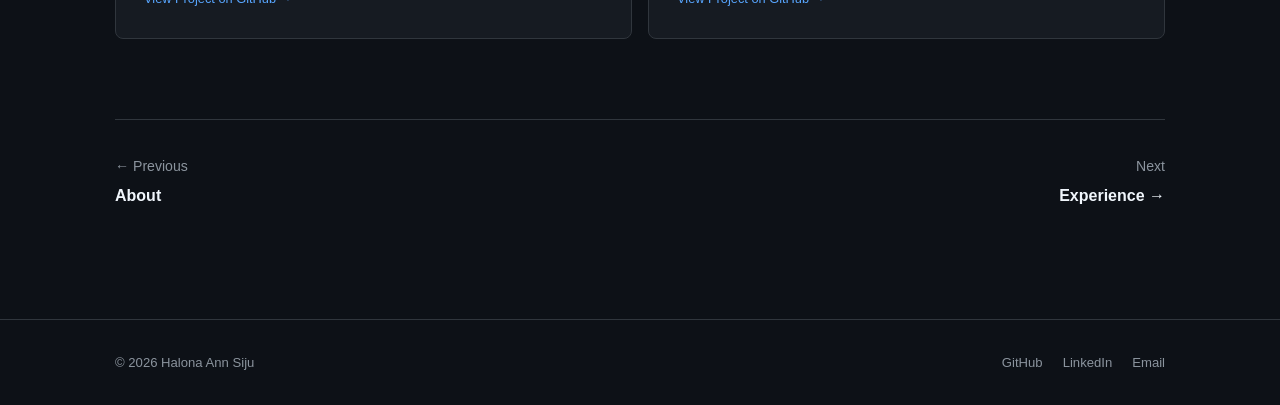
<file: projects.html>
﻿<!DOCTYPE html>
<html lang="en">
<head>
    <meta charset="UTF-8">
    <meta name="viewport" content="width=device-width, initial-scale=1.0">

    <title>Projects | Halona Ann Siju</title>
    <link rel="icon" type="image/png" href="favicon.png">
    <style>
        /* =========================================================
           GLOBAL
        ========================================================= */

        :root {
            --bg-primary: #0d1117;
            --bg-card: #161b22;

            --text-header: #f0f6fc;
            --text-body: #c9d1d9;
            --text-muted: #8b949e;

            --accent-blue: #58a6ff;
            --accent-blue-hover: #79c0ff;

            --border-color: #30363d;

            --font-stack:
                -apple-system,
                BlinkMacSystemFont,
                "Segoe UI",
                Helvetica,
                Arial,
                sans-serif;
        }


        * {
            margin: 0;
            padding: 0;
            box-sizing: border-box;
        }


        html {
            scroll-behavior: smooth;
        }


        body {
            font-family: var(--font-stack);
            background-color: var(--bg-primary);
            color: var(--text-body);
            line-height: 1.6;
        }


        a {
            color: inherit;
            text-decoration: none;
        }


        /* =========================================================
           NAVIGATION
        ========================================================= */

        .navbar {
            position: sticky;
            top: 0;
            z-index: 1000;

            height: 70px;

            display: flex;
            align-items: center;
            justify-content: space-between;

            padding: 0 7%;

            background: rgba(13, 17, 23, 0.92);

            border-bottom: 1px solid var(--border-color);

            backdrop-filter: blur(12px);
        }


        .nav-logo {
            font-size: 1.05rem;
            font-weight: 700;

            color: var(--text-header);

            letter-spacing: 0.5px;

            white-space: nowrap;

            transition: color 0.25s ease;
        }


        .nav-logo:hover {
            color: var(--accent-blue);
        }


        .nav-links {
            display: flex;
            align-items: center;

            gap: 30px;

            list-style: none;
        }


        .nav-links a {
            color: var(--text-muted);

            font-size: 0.92rem;

            transition: color 0.25s ease;
        }


        .nav-links a:hover {
            color: var(--text-header);
        }


        .nav-links a.active {
            color: var(--accent-blue);
        }


        /* =========================================================
           PAGE CONTAINER
        ========================================================= */

        .container {
            width: min(1050px, 86%);

            margin: 0 auto;

            padding: 80px 0 110px;
        }


        /* =========================================================
           PAGE HEADER
        ========================================================= */

        .page-header {
            margin-bottom: 70px;

            max-width: 760px;
        }


        .page-number {
            color: var(--accent-blue);

            font-size: 0.78rem;

            font-weight: 700;

            letter-spacing: 2px;

            text-transform: uppercase;

            margin-bottom: 14px;
        }


        .page-header h1 {
            color: var(--text-header);

            font-size: clamp(2.8rem, 6vw, 4.5rem);

            line-height: 1;

            letter-spacing: -2px;

            margin-bottom: 22px;
        }


        .page-header h1 span {
            color: var(--accent-blue);
        }


        .page-header p {
            color: var(--text-muted);

            font-size: 1.08rem;

            line-height: 1.8;
        }


        /* =========================================================
           SECTION
        ========================================================= */

        .section {
            margin-bottom: 80px;
        }


        .section-header {
            display: flex;

            align-items: center;

            gap: 14px;

            margin-bottom: 28px;
        }


        .section-number {
            color: var(--accent-blue);

            font-size: 0.75rem;

            font-weight: 700;

            letter-spacing: 1.5px;
        }


        .section-header h2 {
            color: var(--text-header);

            font-size: 1.6rem;

            letter-spacing: -0.5px;

            white-space: nowrap;
        }


        .section-line {
            height: 1px;

            flex: 1;

            background: var(--border-color);
        }


        /* =========================================================
           PROJECT GRID
        ========================================================= */

        .projects-grid {
            display: grid;

            grid-template-columns: repeat(2, 1fr);

            gap: 16px;
        }


        /* =========================================================
           PROJECT CARD
        ========================================================= */

        .project-card {
            background: var(--bg-card);

            border: 1px solid var(--border-color);

            border-radius: 8px;

            padding: 28px;

            position: relative;

            overflow: hidden;

            transition:
                border-color 0.25s ease,
                transform 0.25s ease;
        }


        .project-card::before {
            content: "";

            position: absolute;

            left: 0;
            top: 0;

            width: 3px;
            height: 100%;

            background: var(--accent-blue);

            opacity: 0;

            transition: opacity 0.25s ease;
        }


        .project-card:hover {
            border-color: var(--accent-blue);

            transform: translateY(-3px);
        }


        .project-card:hover::before {
            opacity: 1;
        }


        /* =========================================================
           PROJECT NUMBER
        ========================================================= */

        .project-number {
            color: var(--accent-blue);

            font-size: 0.72rem;

            font-weight: 700;

            letter-spacing: 1.5px;

            margin-bottom: 13px;
        }


        /* =========================================================
           PROJECT TITLE
        ========================================================= */

        .project-card h3 {
            color: var(--text-header);

            font-size: 1.15rem;

            margin-bottom: 8px;
        }


        /* =========================================================
           PROJECT TYPE
        ========================================================= */

        .project-type {
            display: inline-block;

            color: var(--accent-blue);

            font-size: 0.7rem;

            font-weight: 700;

            text-transform: uppercase;

            letter-spacing: 1px;

            margin-bottom: 15px;
        }


        /* =========================================================
           PROJECT DESCRIPTION
        ========================================================= */

        .project-card p {
            color: var(--text-muted);

            font-size: 0.88rem;

            line-height: 1.75;

            margin-bottom: 18px;
        }


        /* =========================================================
           PROJECT HIGHLIGHT
        ========================================================= */

        .project-highlight {
            background: var(--bg-primary);

            border-left: 3px solid var(--accent-blue);

            padding: 11px 13px;

            margin-bottom: 18px;

            color: var(--text-body);

            font-size: 0.78rem;

            line-height: 1.6;
        }


        .project-highlight strong {
            color: var(--text-header);
        }


        /* =========================================================
           TECH STACK
        ========================================================= */

        .project-tech {
            display: flex;

            flex-wrap: wrap;

            gap: 8px;

            margin-bottom: 20px;
        }


        .tech-pill {
            background: var(--bg-primary);

            border: 1px solid var(--border-color);

            border-radius: 5px;

            padding: 5px 9px;

            color: var(--text-body);

            font-size: 0.72rem;

            transition:
                color 0.2s ease,
                border-color 0.2s ease;
        }


        .tech-pill:hover {
            color: var(--accent-blue);

            border-color: var(--accent-blue);
        }


        /* =========================================================
           GITHUB LINK
        ========================================================= */

        .project-link {
            display: inline-block;

            color: var(--accent-blue);

            font-size: 0.8rem;

            transition: color 0.2s ease;
        }


        .project-link:hover {
            color: var(--accent-blue-hover);
        }


        /* =========================================================
           PAGE NAVIGATION
        ========================================================= */

        .page-navigation {
            border-top: 1px solid var(--border-color);

            padding-top: 35px;

            display: flex;

            justify-content: space-between;

            gap: 20px;
        }


        .page-nav-link {
            color: var(--text-muted);

            font-size: 0.88rem;

            transition: color 0.2s ease;
        }


        .page-nav-link:hover {
            color: var(--accent-blue);
        }


        .page-nav-link strong {
            display: block;

            color: var(--text-header);

            font-size: 1rem;

            margin-top: 5px;
        }


        /* =========================================================
           FOOTER
        ========================================================= */

        footer {
            border-top: 1px solid var(--border-color);

            padding: 32px 0;

            color: var(--text-muted);

            font-size: 0.82rem;
        }


        .footer-content {
            width: min(1050px, 86%);

            margin: auto;

            display: flex;

            justify-content: space-between;

            align-items: center;

            gap: 20px;
        }


        .social-links {
            display: flex;

            gap: 20px;
        }


        .social-links a {
            transition: color 0.2s ease;
        }


        .social-links a:hover {
            color: var(--accent-blue);
        }


        /* =========================================================
           ANIMATION
        ========================================================= */

        .page-header,
        .section {
            animation: fadeUp 0.7s ease both;
        }


        .section:nth-child(2) {
            animation-delay: 0.08s;
        }


        .section:nth-child(3) {
            animation-delay: 0.16s;
        }


        @keyframes fadeUp {

            from {
                opacity: 0;

                transform: translateY(18px);
            }

            to {
                opacity: 1;

                transform: translateY(0);
            }

        }


        /* =========================================================
           RESPONSIVE
        ========================================================= */

        @media (max-width: 800px) {

            .navbar {
                padding: 0 5%;
            }


            .nav-links {
                gap: 15px;
            }


            .nav-links a {
                font-size: 0.8rem;
            }


            .container {
                width: 90%;

                padding-top: 60px;
            }


            .projects-grid {
                grid-template-columns: 1fr;
            }

        }


        @media (max-width: 600px) {

            .navbar {
                height: auto;

                min-height: 70px;

                flex-wrap: wrap;

                gap: 10px;

                padding-top: 15px;

                padding-bottom: 15px;
            }


            .nav-logo {
                font-size: 0.85rem;
            }


            .nav-links {
                gap: 9px;
            }


            .nav-links a {
                font-size: 0.7rem;
            }


            .project-card {
                padding: 23px;
            }


            .section {
                margin-bottom: 60px;
            }


            .section-header h2 {
                font-size: 1.25rem;
            }


            .footer-content {
                width: 90%;

                flex-direction: column;

                text-align: center;
            }

        }

    </style>
</head>


<body>

    <!-- =========================================================
         NAVIGATION
    ========================================================= -->

    <nav class="navbar">

        <a href="index.html" class="nav-logo">
            HALONA ANN SIJU
        </a>


        <ul class="nav-links">

            <li>
                <a href="about.html">
                    About
                </a>
            </li>

            <li>
                <a href="projects.html" class="active">
                    Projects
                </a>
            </li>

            <li>
                <a href="experience.html">
                    Experience
                </a>
            </li>

            <li>
                <a href="contact.html">
                    Contact
                </a>
            </li>

        </ul>

    </nav>


    <!-- =========================================================
         MAIN CONTENT
    ========================================================= -->

    <main class="container">


        <!-- =====================================================
             PAGE HEADER
        ===================================================== -->

        <header class="page-header">

            <div class="page-number">
                PROJECTS
            </div>


            <h1>
                Things I've<br>
                <span>built</span>
            </h1>


            <p>
                A collection of projects, hackathon builds,
                and technical work that reflect my interests
                in AI, cybersecurity, software development,
                and problem solving.
            </p>

        </header>


        <!-- =====================================================
             PROJECTS
        ===================================================== -->

        <section class="section">

            <div class="section-header">

                <span class="section-number">
                    01
                </span>


                <h2>
                    Projects
                </h2>


                <div class="section-line"></div>

            </div>


            <div class="projects-grid">


                <!-- =================================================
                     01 — ZERO NET CONTROL
                ================================================= -->

                <article class="project-card">

                    <div class="project-number">
                        PROJECT 01
                    </div>


                    <h3>
                        ZeroNet Control
                    </h3>


                    <span class="project-type">
                        Android Security Project
                    </span>


                    <p>
                        An Android-based remote device management
                        and security project designed to enable
                        remote device control through SMS commands,
                        without depending on an internet connection.
                    </p>


                    <div class="project-highlight">

                        <strong>
                            Indian Patent Application No:
                            202541112551 A
                        </strong>

                        <br>

                        Published: December 2025

                    </div>


                    <div class="project-tech">

                        <span class="tech-pill">
                            Android
                        </span>

                        <span class="tech-pill">
                            Java
                        </span>

                        <span class="tech-pill">
                            SMS
                        </span>

                        <span class="tech-pill">
                            Device Security
                        </span>

                        <span class="tech-pill">
                            Offline
                        </span>

                    </div>


                    <a
                        href="https://github.com/halona2005-commits/zeronetcontrol"
                        target="_blank"
                        rel="noopener noreferrer"
                        class="project-link"
                    >
                        View Project on GitHub →
                    </a>

                </article>


                <!-- =================================================
                     02 — NETFENCE AI
                ================================================= -->

                <article class="project-card">

                    <div class="project-number">
                        PROJECT 02
                    </div>


                    <h3>
                        NetFenceAI
                    </h3>


                    <span class="project-type">
                        Unisys Innovation Program Hackathon
                    </span>


                    <p>
                        A full-stack cybersecurity proof-of-concept
                        designed to detect and analyze suspicious
                        wireless networks and potential Wi-Fi threats,
                        combining a mobile interface with a Python
                        backend.
                    </p>


                    <div class="project-tech">

                        <span class="tech-pill">
                            Flutter
                        </span>

                        <span class="tech-pill">
                            Python
                        </span>

                        <span class="tech-pill">
                            Flask
                        </span>

                        <span class="tech-pill">
                            AI
                        </span>

                        <span class="tech-pill">
                            Cybersecurity
                        </span>

                        <span class="tech-pill">
                            Wi-Fi Security
                        </span>

                    </div>


                    <a
                        href="https://github.com/csmdg7/NetFenceAI"
                        target="_blank"
                        rel="noopener noreferrer"
                        class="project-link"
                    >
                        View Project on GitHub →
                    </a>

                </article>


                <!-- =================================================
                     03 — LEGALSAATHI
                ================================================= -->

                <article class="project-card">

                    <div class="project-number">
                        PROJECT 03
                    </div>


                    <h3>
                        LegalSaathi
                    </h3>


                    <span class="project-type">
                        HiDevs × Mastra AI Agent Builder Hackathon
                    </span>


                    <p>
                        A multi-agent AI legal assistance system
                        developed during the HiDevs × Mastra AI
                        Agent Builder Hackathon, focused on helping
                        users understand legal information through
                        an AI-powered experience.
                    </p>


                    <div class="project-tech">

                        <span class="tech-pill">
                            AI
                        </span>

                        <span class="tech-pill">
                            Generative AI
                        </span>

                        <span class="tech-pill">
                            AI Agents
                        </span>

                        <span class="tech-pill">
                            Python
                        </span>

                    </div>


                    <a
                        href="https://github.com/halona2005-commits/LegalSaathi"
                        target="_blank"
                        rel="noopener noreferrer"
                        class="project-link"
                    >
                        View Project on GitHub →
                    </a>

                </article>


                <!-- =================================================
                     04 — OFFLINE QR VERIFICATION
                ================================================= -->

                <article class="project-card">

                    <div class="project-number">
                        PROJECT 04
                    </div>


                    <h3>
                        Offline QR Verification
                    </h3>


                    <span class="project-type">
                        College-Level Hackathon
                    </span>


                    <p>
                        A software project focused on QR-based
                        verification with an offline-first approach,
                        designed for situations where reliable
                        internet connectivity is not always available.
                    </p>


                    <div class="project-tech">

                        <span class="tech-pill">
                            QR
                        </span>

                        <span class="tech-pill">
                            Verification
                        </span>

                        <span class="tech-pill">
                            Offline System
                        </span>

                        <span class="tech-pill">
                            Software Development
                        </span>

                    </div>


                    <a
                        href="https://github.com/halona2005-commits/OfflineQRVerification"
                        target="_blank"
                        rel="noopener noreferrer"
                        class="project-link"
                    >
                        View Project on GitHub →
                    </a>

                </article>


                <!-- =================================================
                     05 — GEMINI PROJECT
                ================================================= -->

                <article class="project-card">

                    <div class="project-number">
                        PROJECT 05
                    </div>


                    <h3>
                        Gemini Project
                    </h3>


                    <span class="project-type">
                        Hackathon
                    </span>


                    <p>
                        An AI-focused hackathon project exploring
                        Gemini and Generative AI capabilities to
                        build an AI-powered software solution.
                    </p>


                    <div class="project-tech">

                        <span class="tech-pill">
                            Gemini
                        </span>

                        <span class="tech-pill">
                            Generative AI
                        </span>

                        <span class="tech-pill">
                            AI
                        </span>

                        <span class="tech-pill">
                            Python
                        </span>

                    </div>


                    <a
                        href="https://github.com/Haripriya-clou/gemini-project"
                        target="_blank"
                        rel="noopener noreferrer"
                        class="project-link"
                    >
                        View Project on GitHub →
                    </a>

                </article>


                <!-- =================================================
                     06 — FACE MASK DETECTION
                ================================================= -->

                <article class="project-card">

                    <div class="project-number">
                        PROJECT 06
                    </div>


                    <h3>
                        Face Mask Detection
                    </h3>


                    <span class="project-type">
                        Virtual Internship
                    </span>


                    <p>
                        A computer vision and machine learning
                        project focused on detecting whether a person
                        is wearing a face mask from image data.
                    </p>


                    <div class="project-tech">

                        <span class="tech-pill">
                            Python
                        </span>

                        <span class="tech-pill">
                            Computer Vision
                        </span>

                        <span class="tech-pill">
                            Machine Learning
                        </span>

                        <span class="tech-pill">
                            Image Processing
                        </span>

                    </div>


                    <a
                        href="https://github.com/halona2005-commits/FaceMaskDetection"
                        target="_blank"
                        rel="noopener noreferrer"
                        class="project-link"
                    >
                        View Project on GitHub →
                    </a>

                </article>


            </div>

        </section>


        <!-- =====================================================
             PAGE NAVIGATION
        ===================================================== -->

        <div class="page-navigation">


            <a
                href="about.html"
                class="page-nav-link"
            >

                ← Previous

                <strong>
                    About
                </strong>

            </a>


            <a
                href="experience.html"
                class="page-nav-link"
                style="text-align: right;"
            >

                Next

                <strong>
                    Experience →
                </strong>

            </a>


        </div>

    </main>


    <!-- =========================================================
         FOOTER
    ========================================================= -->

    <footer>

        <div class="footer-content">


            <div>
                © 2026 Halona Ann Siju
            </div>


            <div class="social-links">


                <a
                    href="https://github.com/halona2005-commits"
                    target="_blank"
                    rel="noopener noreferrer"
                >
                    GitHub
                </a>


                <a
                    href="https://linkedin.com/in/halona-ann-siju"
                    target="_blank"
                    rel="noopener noreferrer"
                >
                    LinkedIn
                </a>


                <a href="mailto:halona2005@gmail.com">
                    Email
                </a>

            </div>

        </div>

    </footer>

</body>
</html>
</file>
